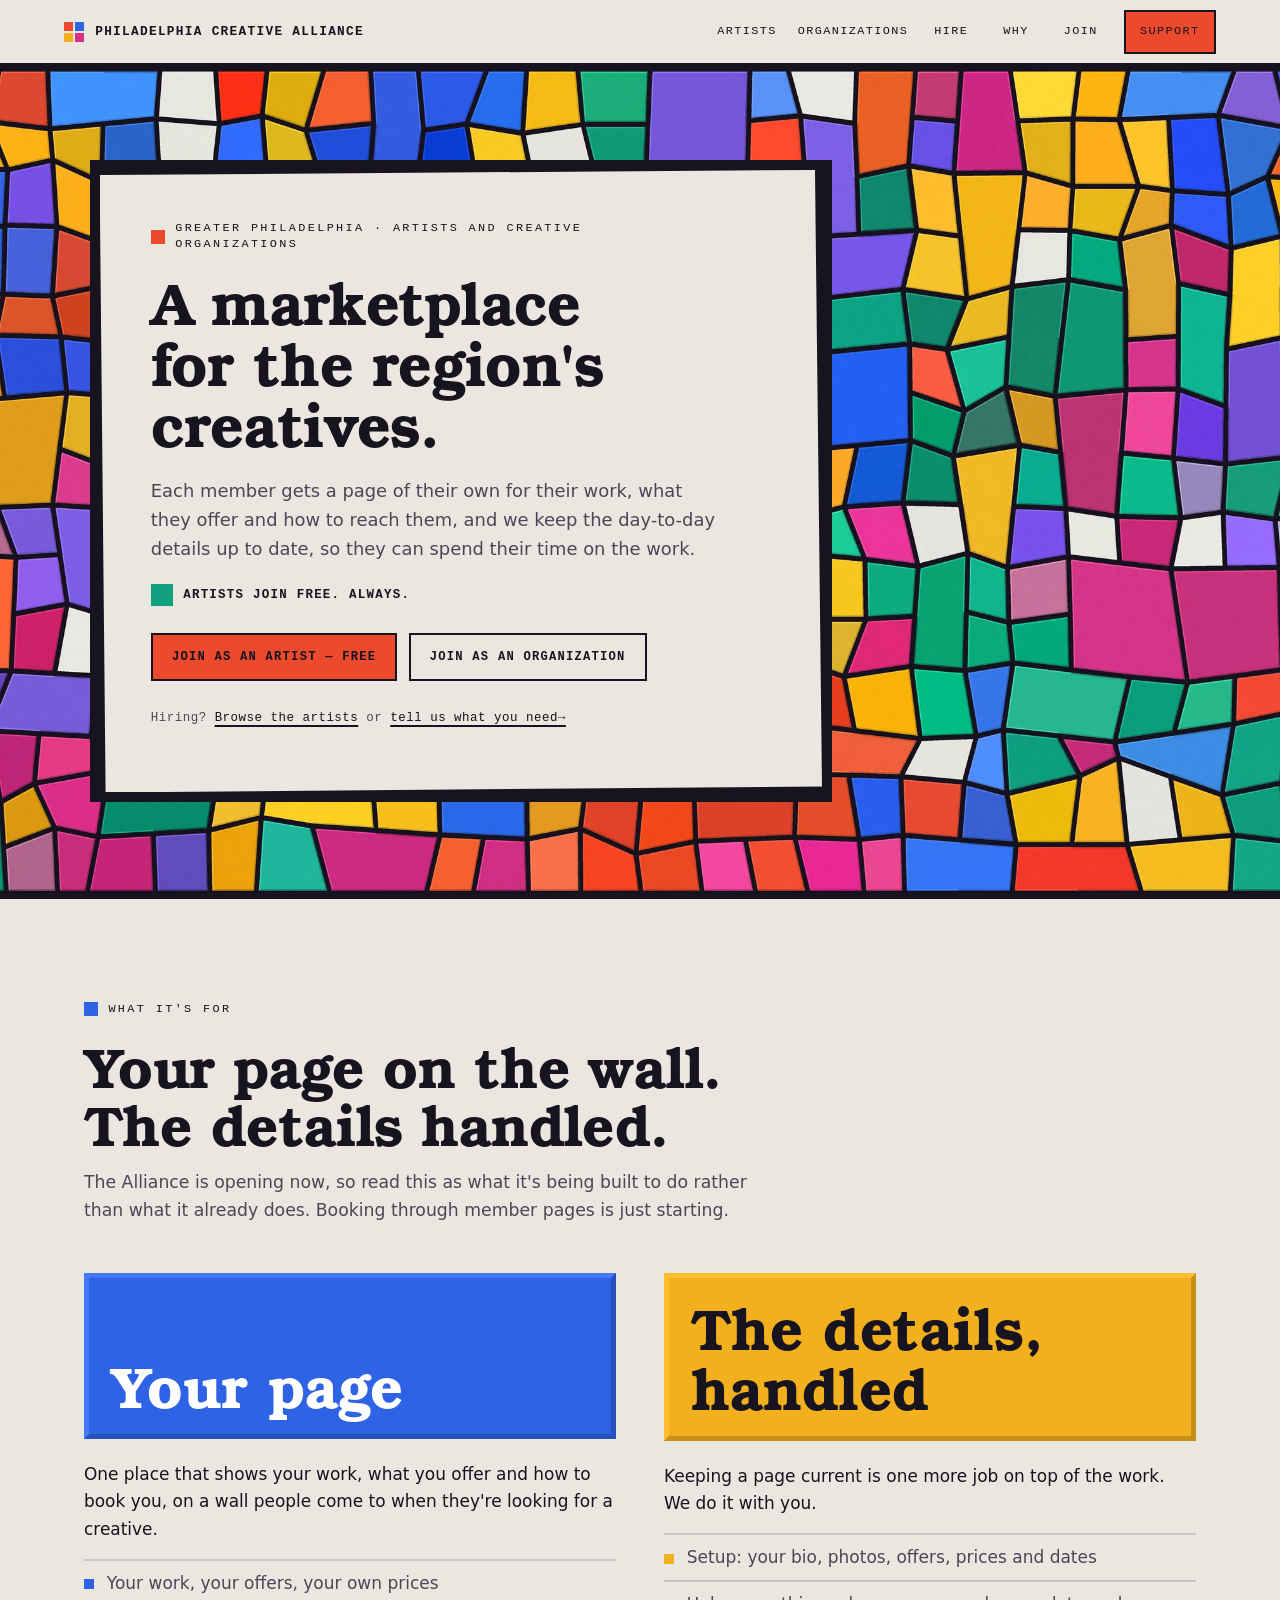
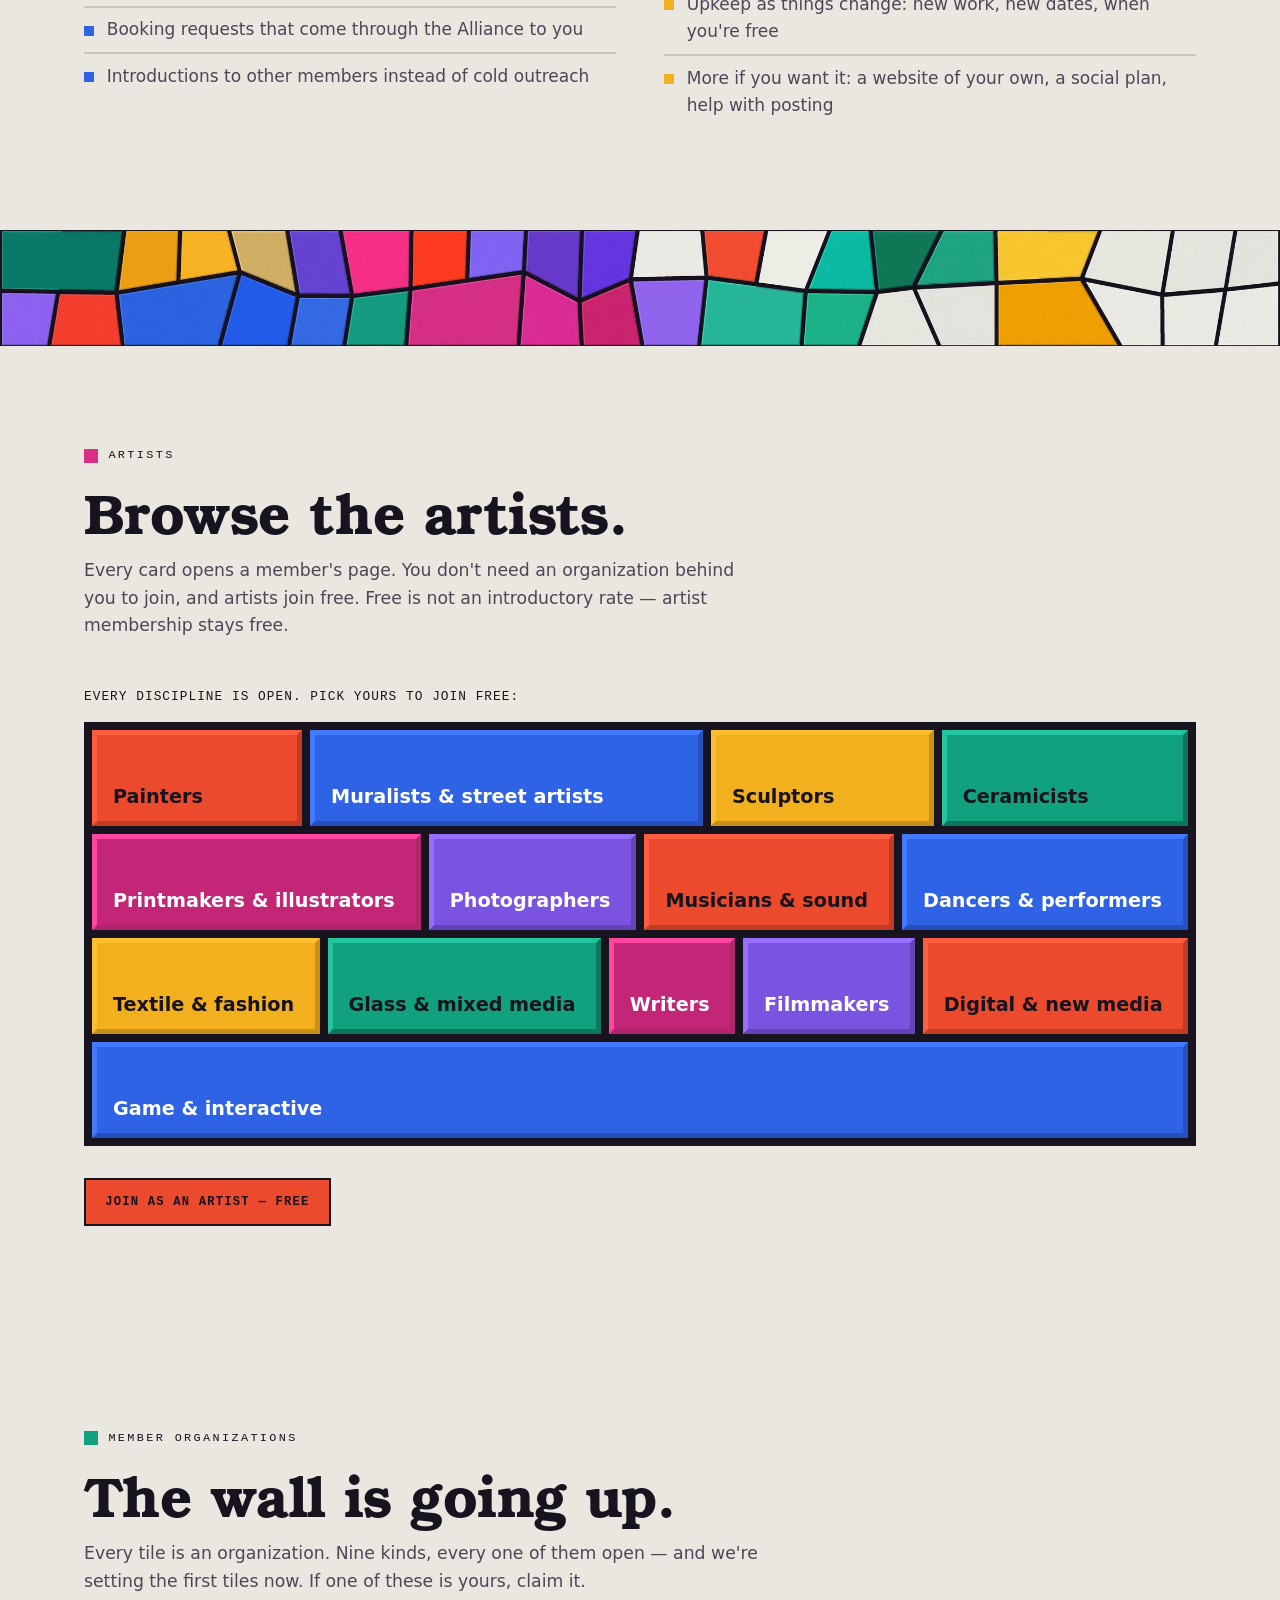
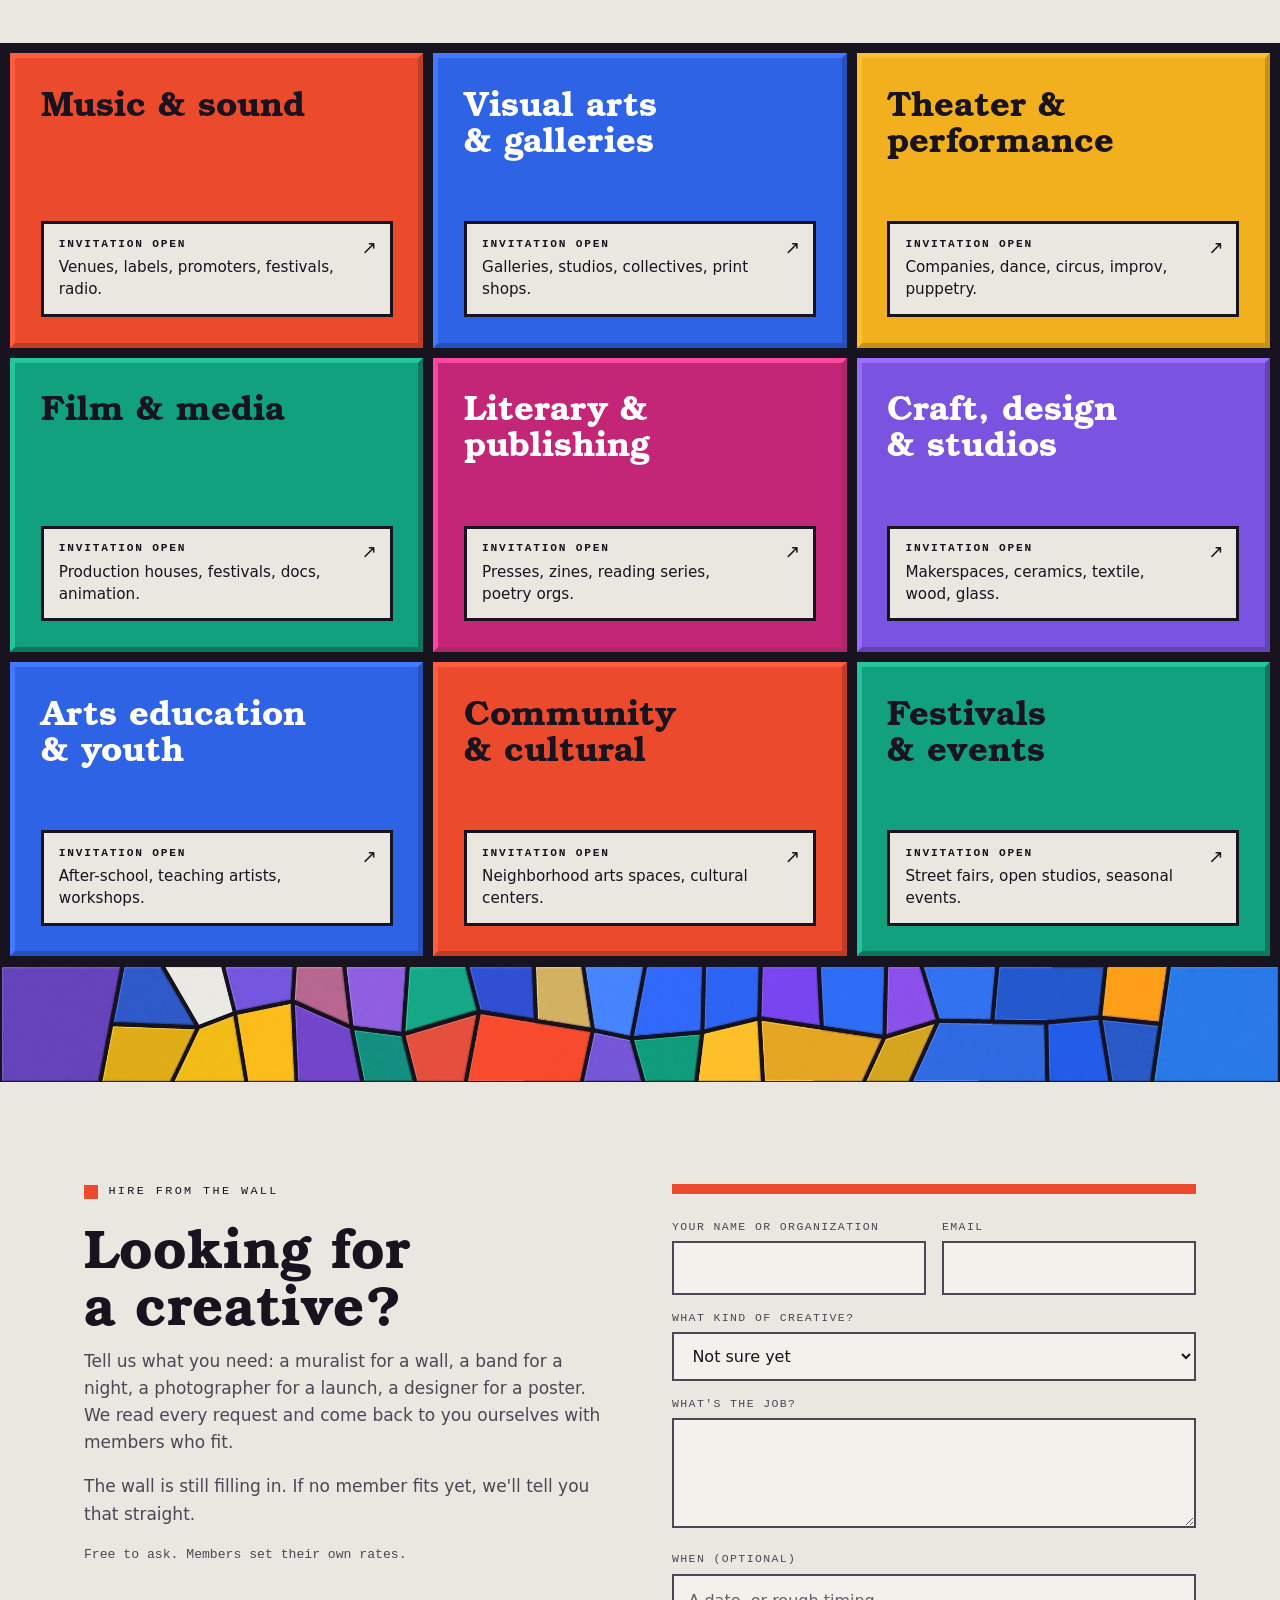
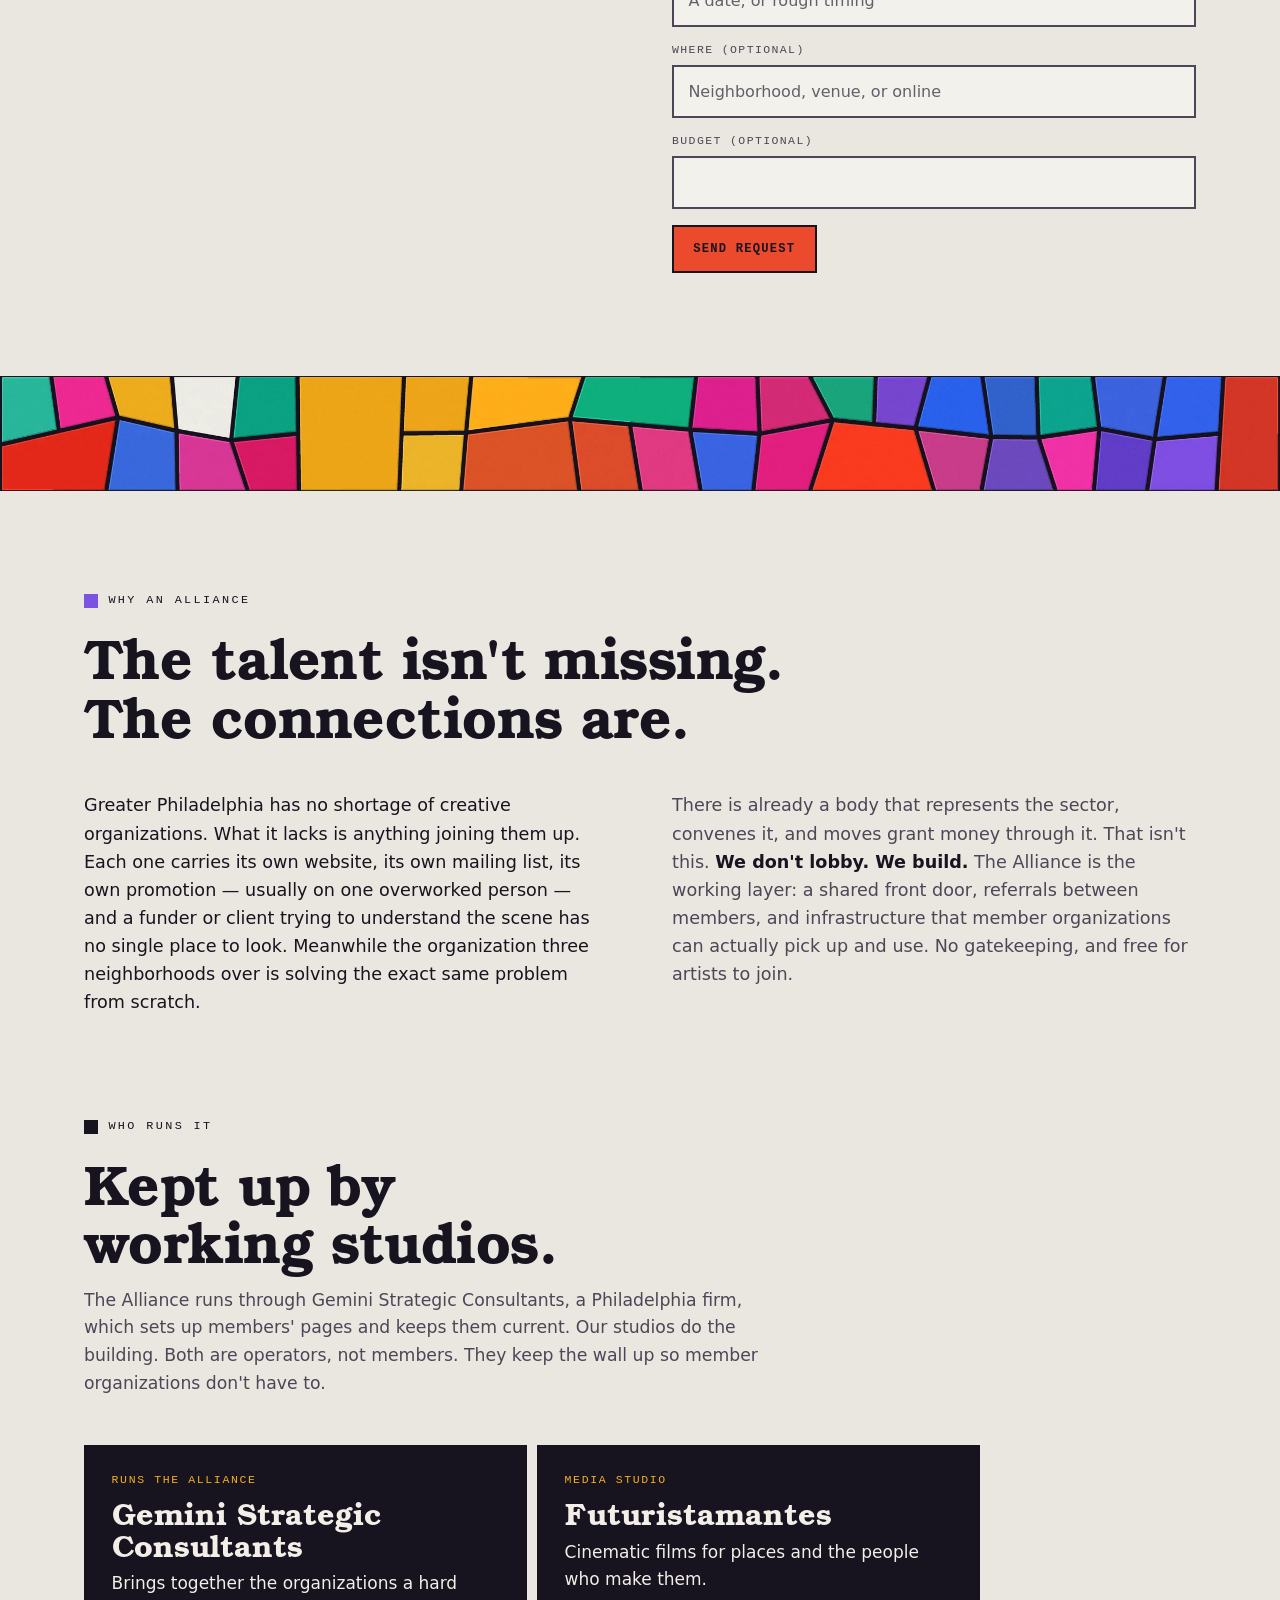
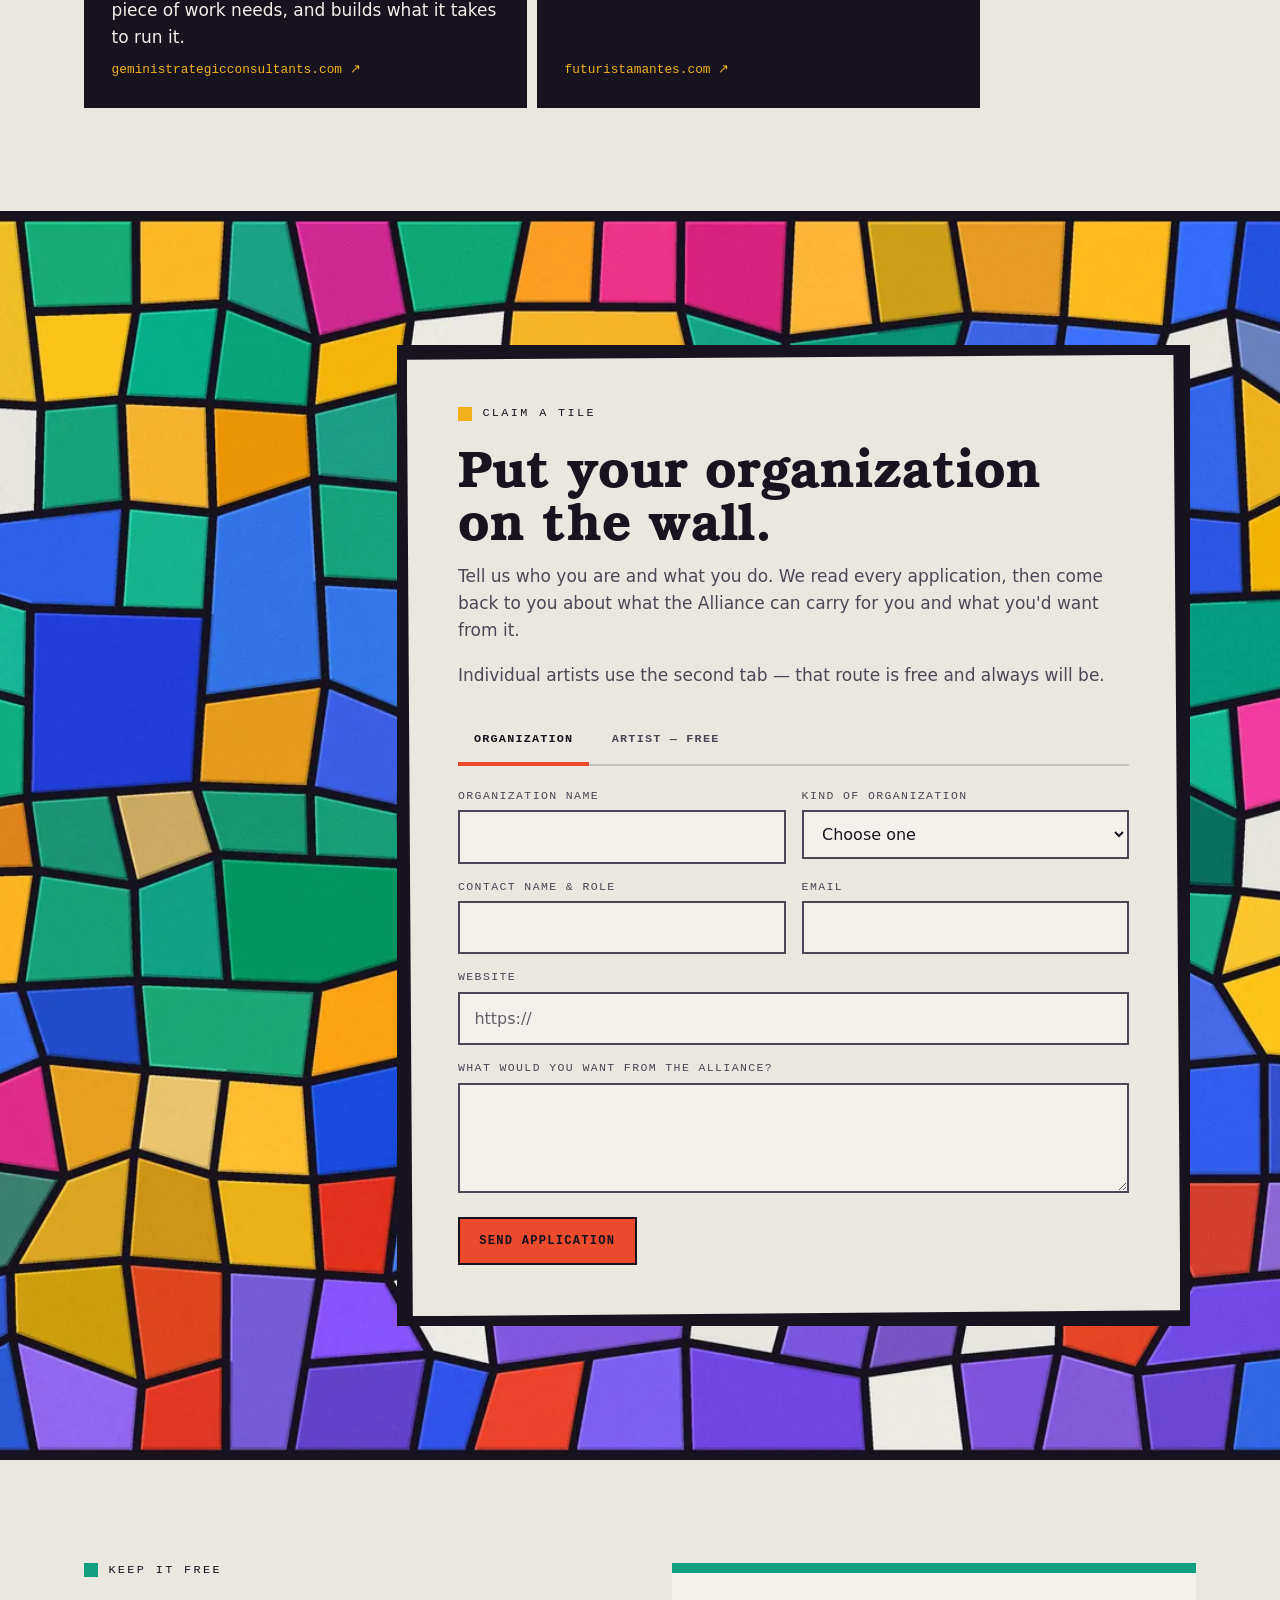
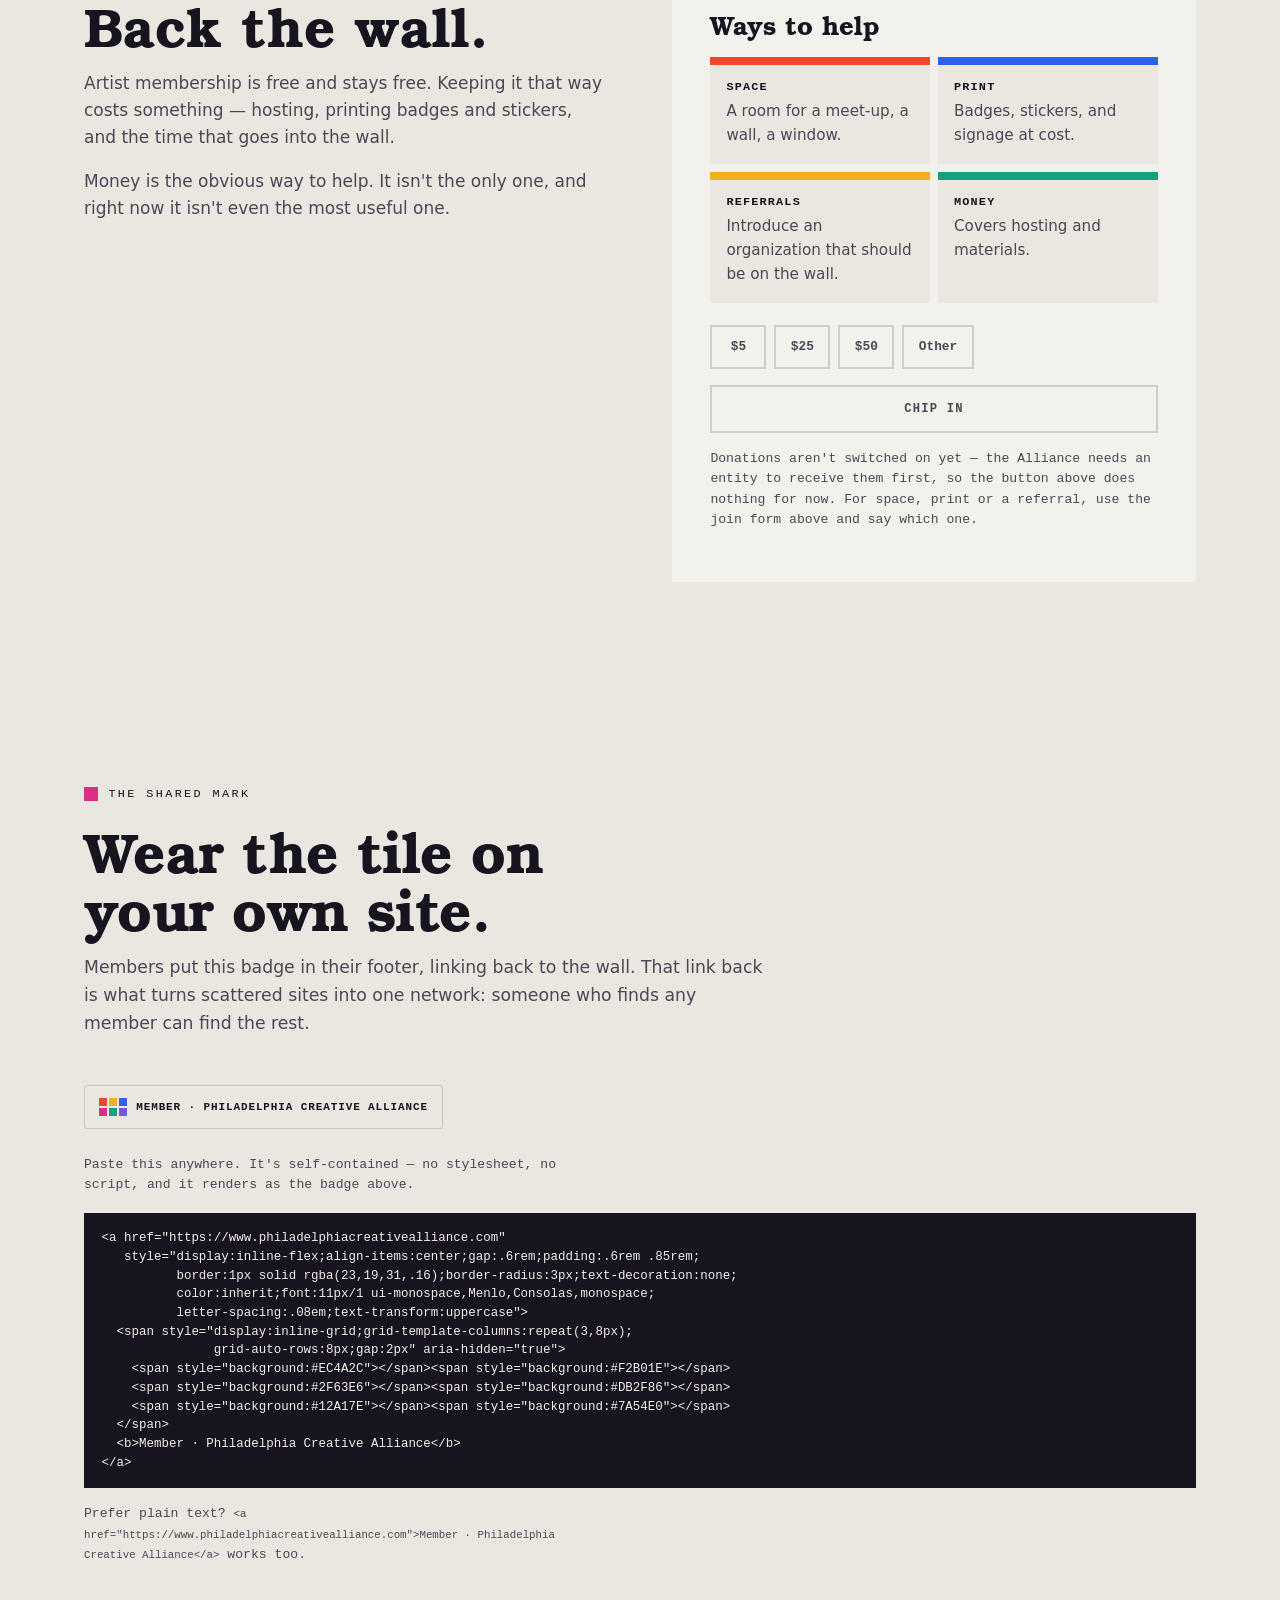
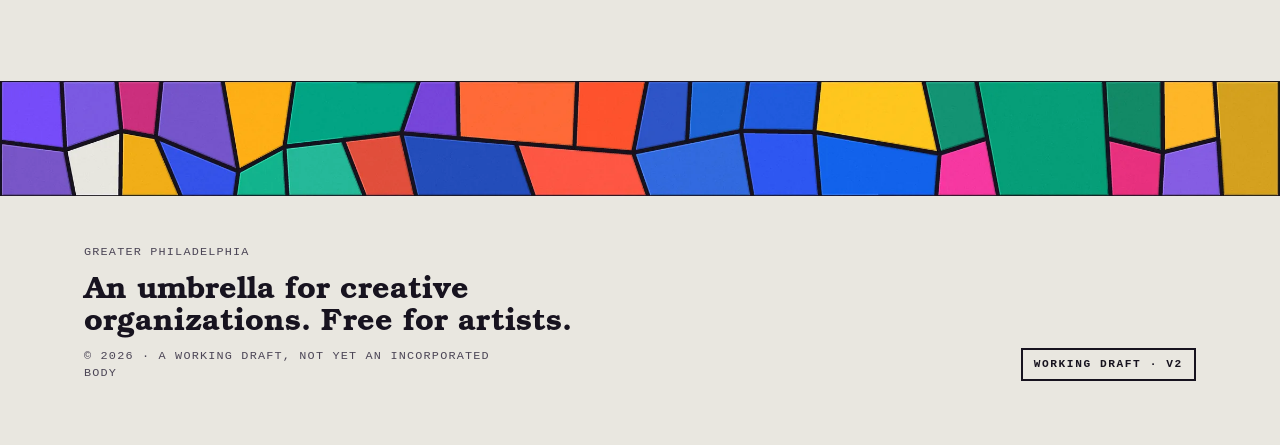
<file: index.html>
<!DOCTYPE html>
<html lang="en">
<head>
<meta charset="utf-8">
<meta name="viewport" content="width=device-width, initial-scale=1">
<meta name="robots" content="noindex, nofollow">
<title>Philadelphia Creative Alliance — a marketplace for the region's creatives</title>
<meta name="description" content="A marketplace for artists and creative organizations across Greater Philadelphia: each member's work, what they offer and how to reach them, with the day-to-day details kept up for them. Booking is just starting. Artists join free.">
<link rel="canonical" href="https://www.philadelphiacreativealliance.com/">
<meta name="theme-color" content="#E9E7E0" media="(prefers-color-scheme: light)">
<meta name="theme-color" content="#141019" media="(prefers-color-scheme: dark)">
<meta property="og:type" content="website">
<meta property="og:site_name" content="Philadelphia Creative Alliance">
<meta property="og:title" content="Philadelphia Creative Alliance">
<meta property="og:description" content="A marketplace for the region's creatives: their work, what they offer and how to reach them. Artists join free.">
<meta property="og:url" content="https://www.philadelphiacreativealliance.com/">
<meta property="og:image" content="https://www.philadelphiacreativealliance.com/og.png">
<meta property="og:image:width" content="1200">
<meta property="og:image:height" content="630">
<meta property="og:image:alt" content="A mosaic of irregular colored tiles set in dark grout, above the words Philadelphia Creative Alliance.">
<meta name="twitter:card" content="summary_large_image">
<meta name="twitter:title" content="Philadelphia Creative Alliance">
<meta name="twitter:description" content="A marketplace for the region's creatives: their work, what they offer and how to reach them.">
<meta name="twitter:image" content="https://www.philadelphiacreativealliance.com/og.png">
<meta name="twitter:image:alt" content="A mosaic of irregular colored tiles set in dark grout, above the words Philadelphia Creative Alliance.">
<link rel="icon" href="data:image/svg+xml,%3Csvg xmlns='http://www.w3.org/2000/svg' viewBox='0 0 32 32'%3E%3Crect width='16' height='16' fill='%23EC4A2C'/%3E%3Crect x='16' width='16' height='16' fill='%232F63E6'/%3E%3Crect y='16' width='16' height='16' fill='%23F2B01E'/%3E%3Crect x='16' y='16' width='16' height='16' fill='%23DB2F86'/%3E%3C/svg%3E">
<link rel="preload" href="fonts/bonum-bold.woff2" as="font" type="font/woff2" crossorigin>
<link rel="preload" href="img/wall-hero-wide.webp" as="image" media="(min-width: 761px)">
<link rel="preload" href="img/wall-hero-tall.webp" as="image" media="(max-width: 760px)">
<style>
  /* Look B, "The wall" (10 Nov 2026). The page is a mosaic wall going up: the
     hero and the join section are full-bleed generated walls (tools/mosaic.py)
     with a plaster "missing tile" cut into them; organizations and disciplines
     are big flat tiles in ink grout; the reading sections stay on plaster. */
  @font-face { font-family: "Bonum PCA"; src: url("fonts/bonum-bold.woff2") format("woff2"); font-weight: 700; font-style: normal; font-display: swap; }
  @font-face { font-family: "Bonum PCA"; src: url("fonts/bonum-italic.woff2") format("woff2"); font-weight: 400; font-style: italic; font-display: swap; }

  :root {
    /* light is the base; dark redefines the page tokens below */
    --ground:   #E9E7E0;   /* plaster: the reading ground */
    --ground-2: #F3F1EB;   /* raised plaster: inputs, cards */
    --text:     #17131F;
    --text-soft:#4C4656;
    --rule:     rgba(23,19,31,.16);
    --grout:    #17131F;   /* the lines between tiles */
    --accent-text: #BD3822; /* vermilion, for small text on the ground: 4.5:1+ */
    --ok-text:  #0A7058;   /* jade, for small text: 4.9:1 */

    /* the six tile hues: the artwork, the same in both themes */
    --t1:#EC4A2C; --t1-lit:#FF5D3F; --t1-sh:#C13C24;   /* vermilion */
    --t2:#2F63E6; --t2-lit:#4379FF; --t2-sh:#2650BB;   /* cobalt    */
    --t3:#F2B01E; --t3-lit:#FFBE2F; --t3-sh:#C79019;   /* marigold  */
    --t4:#12A17E; --t4-lit:#22C59D; --t4-sh:#0D765C;   /* jade      */
    --t5:#DB2F86; --t5-lit:#FF46A3; --t5-sh:#B0266B;   /* fuchsia   */
    --t6:#7A54E0; --t6-lit:#966FFF; --t6-sh:#6244B5;   /* violet    */
    --ink:  #17131F;       /* fixed dark: labels on light tiles and buttons */
    --plaster: #E9E7E0;    /* fixed light: the missing-tile panel */

    --display: "Bonum PCA", "Bookman Old Style", "URW Bookman", Bookman, Georgia, serif;
    --sans: system-ui, -apple-system, "Segoe UI", Roboto, Helvetica, Arial, sans-serif;
    --mono: ui-monospace, "SF Mono", "Cascadia Code", Menlo, Consolas, monospace;

    --gap: 10px;
    --wrap: 1240px;
    --gutter: clamp(16px, 5vw, 64px);
  }
  @media (prefers-color-scheme: dark) {
    :root {
      --ground:#141019; --ground-2:#1D1826; --text:#F3EEE7; --text-soft:#B4AAC2;
      --rule:rgba(243,238,231,.15); --grout:#0B0910; --accent-text:#F5573B; --ok-text:#12A17E;
    }
  }
  :root[data-theme="dark"] {
    --ground:#141019; --ground-2:#1D1826; --text:#F3EEE7; --text-soft:#B4AAC2;
    --rule:rgba(243,238,231,.15); --grout:#0B0910; --accent-text:#F5573B; --ok-text:#12A17E;
  }
  :root[data-theme="light"] {
    --ground:#E9E7E0; --ground-2:#F3F1EB; --text:#17131F; --text-soft:#4C4656;
    --rule:rgba(23,19,31,.16); --grout:#17131F; --accent-text:#BD3822; --ok-text:#0A7058;
  }

  * { box-sizing: border-box; }
  @media (prefers-reduced-motion: no-preference) { html { scroll-behavior: smooth; } }
  body { margin: 0; background: var(--ground); color: var(--text); font: 17px/1.6 var(--sans); -webkit-font-smoothing: antialiased; overflow-wrap: break-word; }
  img { display: block; max-width: 100%; }
  a { color: inherit; }
  h1, h2, h3 { font-family: var(--display); font-weight: 700; line-height: 1.04; margin: 0; text-wrap: balance; }
  p { max-width: 62ch; }
  .wrap { max-width: var(--wrap); margin-inline: auto; padding-inline: var(--gutter); }
  :focus-visible { outline: 3px solid var(--text); outline-offset: 3px; }
  section[id] { scroll-margin-top: 72px; }

  .skip { position: absolute; left: -9999px; top: 0; z-index: 100; min-height: 44px; display: inline-flex; align-items: center; background: var(--t1); color: var(--ink); font: 700 .75rem/1 var(--mono); letter-spacing: .08em; text-transform: uppercase; padding: .7rem 1rem; text-decoration: none; }
  .skip:focus { left: 12px; top: 12px; }
  .noscript-note { background: var(--t1); color: var(--ink); padding: 1rem var(--gutter); font-size: .92rem; }
  .noscript-note a { color: inherit; }

  /* eyebrow: mono label led by one tessera in the section's hue */
  .eyebrow { display: flex; align-items: center; gap: .65rem; font: .74rem/1.3 var(--mono); letter-spacing: .2em; text-transform: uppercase; color: var(--text); margin: 0 0 1.1rem; }
  .eyebrow::before { content: ""; flex: none; width: 14px; height: 14px; background: var(--sq, var(--t1)); }
  .sq1 { --sq: var(--t1); } .sq2 { --sq: var(--t2); } .sq3 { --sq: var(--t3); }
  .sq4 { --sq: var(--t4); } .sq5 { --sq: var(--t5); } .sq6 { --sq: var(--t6); } .sq0 { --sq: var(--text); }

  /* ---------- header: the top course of grout ---------- */
  .top { position: sticky; top: 0; z-index: 40; display: flex; align-items: center; justify-content: space-between; gap: 1rem; padding: .6rem var(--gutter); background: var(--ground); border-bottom: 6px solid var(--grout); }
  .brand { display: flex; align-items: center; gap: .7rem; min-height: 44px; min-width: 0; font: 700 .8rem/1.25 var(--mono); letter-spacing: .1em; text-transform: uppercase; text-decoration: none; }
  .chips { display: inline-grid; grid-template-columns: repeat(2, 9px); grid-auto-rows: 9px; gap: 2px; flex: none; }
  .chips i { display: block; }
  .chips i:nth-child(1){background:var(--t1)} .chips i:nth-child(2){background:var(--t2)}
  .chips i:nth-child(3){background:var(--t3)} .chips i:nth-child(4){background:var(--t5)}
  .nav { display: flex; align-items: center; gap: 1.3rem; }
  .nav a { display: inline-flex; align-items: center; justify-content: center; min-height: 44px; min-width: 44px; font: .74rem/1 var(--mono); letter-spacing: .12em; text-transform: uppercase; text-decoration: none; color: var(--text); }
  .nav a:not(.btn):hover { text-decoration: underline; text-underline-offset: .35em; text-decoration-thickness: 2px; }
  @media (max-width: 900px) { .nav a.hide-sm { display: none; } }
  @media (max-width: 620px) { .brand { font-size: .68rem; } .nav { gap: .8rem; } }

  /* ---------- buttons: rectangles, never pills ---------- */
  .btn { display: inline-flex; align-items: center; justify-content: center; gap: .5rem; min-height: 48px; padding: .75rem 1.2rem; font: 700 .76rem/1.2 var(--mono); letter-spacing: .1em; text-transform: uppercase; text-decoration: none; border: 2px solid var(--text); background: transparent; color: var(--text); cursor: pointer; }
  .btn.solid { background: var(--t1); color: var(--ink); }
  .btn:hover { background: var(--text); color: var(--ground); }
  .nav .btn { min-height: 44px; padding: .55rem .9rem; }
  /* An inert control has to look inert, or "Chip in" reads like a working button. */
  .btn:disabled, .btn[aria-disabled="true"] { background: transparent; color: var(--text-soft); border-color: var(--rule); cursor: not-allowed; }
  .btn:disabled:hover, .btn[aria-disabled="true"]:hover { background: transparent; color: var(--text-soft); }

  /* ---------- the socket: a missing tile cut into the wall ---------- */
  .socket { background: var(--ink); padding: var(--gap); }
  /* bare plaster in both themes: a piece of the wall, not page chrome */
  .panel {
    --ground:#E9E7E0; --ground-2:#F3F1EB; --text:#17131F; --text-soft:#4C4656;
    --rule:rgba(23,19,31,.16); --accent-text:#BD3822; --ok-text:#0A7058;
    background: var(--plaster); color: var(--text);
    padding: clamp(1.6rem, 4vw, 3.4rem);
    /* hand-cut, not machine-square: the corners sit a few px off true */
    clip-path: polygon(0 5px, calc(100% - 7px) 0, 100% calc(100% - 6px), 6px 100%);
  }

  /* ---------- hero ---------- */
  .hero { min-height: calc(100svh - 70px); border-bottom: 6px solid var(--grout); display: grid; align-items: center; padding: clamp(48px, 9vh, 110px) 0; background: var(--ink) url("img/wall-hero-wide.webp") center / cover no-repeat; }
  .hero .socket { width: min(780px, 58vw); margin-left: clamp(16px, 7vw, 120px); }
  .hero h1 { font-size: clamp(2.35rem, 4.6vw, 4.25rem); letter-spacing: -.012em; }
  .hero .lede { font-size: 1.12rem; color: var(--text-soft); margin: 1.5rem 0 1.3rem; max-width: 50ch; }
  .free { display: flex; align-items: center; gap: .65rem; font: 700 .78rem/1.3 var(--mono); letter-spacing: .1em; text-transform: uppercase; margin: 0 0 1.7rem; }
  .free::before { content: ""; width: 22px; height: 22px; flex: none; background: var(--t4); }
  .doors { display: flex; flex-wrap: wrap; gap: .7rem; }
  .hire-door { font: .78rem/1.4 var(--mono); letter-spacing: .04em; color: var(--text-soft); margin: 1rem 0 0; }
  .hire-door a { color: var(--text); display: inline-flex; align-items: center; min-height: 44px; text-underline-offset: .3em; text-decoration-thickness: 2px; }
  @media (max-width: 760px) {
    .hero { background-image: url("img/wall-hero-tall.webp"); align-items: start; padding: 30vh 16px 64px; min-height: 0; }
    .hero .socket { width: 100%; margin: 0; }
  }

  /* ---------- mosaic bands between sections ---------- */
  .band { height: clamp(78px, 9vw, 132px); background: var(--ink) center / cover no-repeat; }
  .band-up { background-image: url("img/band-up.webp"); }
  .band-1 { background-image: url("img/band-1.webp"); }
  .band-2 { background-image: url("img/band-2.webp"); }
  .band-foot { background-image: url("img/band-foot.webp"); }

  /* ---------- reading sections on plaster ---------- */
  main > section { padding: clamp(3.5rem, 8vw, 6.5rem) 0; }
  main > section.flush-bottom { padding-bottom: 0; }
  main > section.flush-top { padding-top: 0; }
  .sec-head { max-width: 46rem; margin-bottom: clamp(2rem, 4vw, 3rem); }
  .sec-head h2 { font-size: clamp(2.1rem, 4.4vw, 3.6rem); letter-spacing: -.01em; }
  .sec-head p:not(.eyebrow) { color: var(--text-soft); font-size: 1.08rem; margin: 1.1rem 0 0; }
  .soft { color: var(--text-soft); }

  /* a flat tile: one big tessera with the generator's bevel */
  .tile { border: 5px solid; border-color: var(--lit) var(--sh) var(--sh) var(--lit); background: var(--bg); color: var(--fg); }
  .h1t { --bg:var(--t1); --lit:var(--t1-lit); --sh:var(--t1-sh); --fg:var(--ink); }
  .h2t { --bg:var(--t2); --lit:var(--t2-lit); --sh:var(--t2-sh); --fg:#FFFFFF; }
  .h3t { --bg:var(--t3); --lit:var(--t3-lit); --sh:var(--t3-sh); --fg:var(--ink); }
  .h4t { --bg:var(--t4); --lit:var(--t4-lit); --sh:var(--t4-sh); --fg:var(--ink); }
  /* fuchsia's deeper shade: white on #DB2F86 is 4.41, under AA for small text; on #C42677 it is 5.40 */
  .h5t { --bg:#C42677; --lit:var(--t5-lit); --sh:var(--t5-sh); --fg:#FFFFFF; }
  .h6t { --bg:var(--t6); --lit:var(--t6-lit); --sh:var(--t6-sh); --fg:#FFFFFF; }
  a.tile:focus-visible { outline: 4px solid var(--fg); outline-offset: -12px; }

  /* ---------- what it's for ---------- */
  .pillars { display: grid; grid-template-columns: 1fr 1fr; gap: clamp(1.5rem, 4vw, 3rem); }
  @media (max-width: 820px) { .pillars { grid-template-columns: 1fr; } }
  .pillar .cap { font-size: clamp(2.4rem, 5vw, 3.6rem); min-height: clamp(120px, 13vw, 170px); display: flex; align-items: flex-end; padding: 1.2rem 1.4rem; }
  .pillar p { margin: 1.4rem 0 0; font-size: 1.06rem; }
  .pillar ul { list-style: none; margin: 1rem 0 0; padding: 0; color: var(--text-soft); }
  .pillar li { display: flex; gap: .8rem; padding: .55rem 0; border-top: 2px solid var(--rule); }
  .pillar li::before { content: ""; flex: none; width: 10px; height: 10px; margin-top: .55em; background: var(--dot); }
  .dot2 { --dot: var(--t2); } .dot3 { --dot: var(--t3); }

  /* ---------- the organization wall: full-bleed grout grid ---------- */
  .orgwall { display: grid; grid-template-columns: repeat(3, 1fr); gap: var(--gap); padding: var(--gap); background: var(--grout); list-style: none; margin: 0; }
  .orgwall li { display: flex; }
  .otile { flex: 1; min-height: clamp(250px, 23vw, 330px); display: flex; flex-direction: column; justify-content: space-between; gap: 1.4rem; padding: clamp(1.1rem, 2vw, 1.6rem); text-decoration: none; }
  .otile h3 { font-size: clamp(1.75rem, 2.7vw, 2.5rem); max-width: 12ch; }
  .plate { position: relative; display: block; background: var(--plaster); color: var(--ink); border: 3px solid var(--ink); padding: .8rem 3.2rem .85rem .95rem; }
  .plate .k { display: block; font: 700 .7rem/1.3 var(--mono); letter-spacing: .16em; text-transform: uppercase; }
  .plate .role { display: block; font-size: .95rem; line-height: 1.45; margin-top: .3rem; }
  .plate .arrow { position: absolute; top: .55rem; right: .8rem; font-size: 1.15rem; }
  .otile:hover .plate { background: var(--ink); color: var(--plaster); }
  @media (max-width: 980px) { .orgwall { grid-template-columns: 1fr 1fr; } .orgwall li:last-child:nth-child(odd) { grid-column: 1 / -1; } }
  @media (max-width: 600px) { .orgwall { grid-template-columns: 1fr; --gap: 8px; } .otile { min-height: 0; gap: 1.8rem; } }

  /* ---------- artists ---------- */
  .disc { display: flex; flex-wrap: wrap; gap: 8px; padding: 8px; background: var(--grout); list-style: none; margin: 0; }
  .disc li { flex: 1 1 auto; display: flex; }
  /* 19.2px bold = WCAG large text */
  .disc a { flex: 1; min-height: 96px; display: flex; align-items: flex-end; padding: .8rem 1rem; font: 700 1.2rem/1.15 var(--sans); text-decoration: none; }
  .disc a:hover { text-decoration: underline; text-decoration-thickness: 2px; text-underline-offset: .2em; }
  @media (max-width: 600px) { .disc li { flex: 1 1 calc(50% - 8px); } .disc a { min-height: 84px; } }
  .roster { display: grid; grid-template-columns: repeat(auto-fit, minmax(min(100%, 300px), 1fr)); gap: var(--gap); padding: var(--gap); background: var(--grout); list-style: none; margin: var(--gap) 0 0; }
  .roster:empty { display: none; }
  .disc-lede { margin: 2.2rem 0 1rem; font: .8rem/1.4 var(--mono); letter-spacing: .08em; text-transform: uppercase; }
  .roster li { display: flex; }
  .acard { flex: 1; display: flex; flex-direction: column; text-decoration: none; }
  .acard img { width: 100%; height: auto; aspect-ratio: 16 / 10; object-fit: cover; }
  .acard .who { display: flex; flex-direction: column; gap: .35rem; padding: 1.1rem 1.3rem 1.3rem; }
  .acard .n { font: 700 clamp(1.7rem, 3vw, 2.4rem)/1.05 var(--display); }
  .acard .d { font: 700 .76rem/1.4 var(--mono); letter-spacing: .12em; text-transform: uppercase; }
  .acard:hover .n { text-decoration: underline; text-decoration-thickness: 3px; text-underline-offset: .15em; }
  .after { margin: 2rem 0 0; }

  /* ---------- two-column sections ---------- */
  .split { display: grid; grid-template-columns: 1fr 1fr; gap: clamp(2rem, 5vw, 4.5rem); align-items: start; }
  @media (max-width: 820px) { .split { grid-template-columns: 1fr; } }
  .split h2 { font-size: clamp(2.1rem, 4.4vw, 3.4rem); }
  .note { font: .82rem/1.55 var(--mono); color: var(--text-soft); }
  .why .split p { font-size: 1.1rem; margin: 0; }
  .why strong { color: var(--text); }

  /* ---------- forms ---------- */
  form { display: grid; gap: 1rem; }
  label { display: block; font: .72rem/1.3 var(--mono); letter-spacing: .12em; text-transform: uppercase; color: var(--text-soft); margin-bottom: .4rem; }
  input, select, textarea { width: 100%; min-height: 48px; padding: .75rem .9rem; font: inherit; font-size: 1rem; background: var(--ground-2); color: var(--text); border: 2px solid var(--text-soft); border-radius: 0; }
  textarea { min-height: 110px; resize: vertical; }
  ::placeholder { color: var(--text-soft); opacity: .85; }
  .row { display: grid; grid-template-columns: repeat(2, minmax(0, 1fr)); gap: 1rem; }
  @media (max-width: 560px) { .row { grid-template-columns: 1fr; } }
  .form-frame { border-top: 10px solid var(--t1); padding-top: 1.6rem; }
  .form-ok { font: .82rem/1.5 var(--mono); color: var(--ok-text); margin: 0; }
  .form-err { font: .82rem/1.5 var(--mono); color: var(--accent-text); margin: 0; }
  .hp { position: absolute; left: -9999px; }
  form .btn { justify-self: start; }

  /* ---------- who runs it: the operators are the grout ---------- */
  .founders { display: grid; grid-template-columns: 1fr 1fr; gap: var(--gap); max-width: 56rem; }
  @media (max-width: 600px) { .founders { grid-template-columns: 1fr; } }
  .studio { display: flex; flex-direction: column; gap: .6rem; padding: 1.6rem 1.6rem 1.7rem; min-height: 230px; background: var(--ink); color: #F3EEE7; text-decoration: none; border: 2px solid var(--rule); }
  .studio .k { font: .72rem/1.3 var(--mono); letter-spacing: .14em; text-transform: uppercase; color: var(--t3); }
  .studio h3 { font-size: clamp(1.5rem, 2.4vw, 1.9rem); }
  .studio .link { margin-top: auto; font: .8rem/1.4 var(--mono); color: var(--t3); }
  .studio:hover .link { text-decoration: underline; text-underline-offset: .3em; }
  .studio:focus-visible { outline: 3px solid var(--t3); outline-offset: -9px; }

  /* ---------- claim a tile: the hero's socket, mirrored, holding the join forms ---------- */
  .claim { display: grid; justify-items: end; padding: clamp(72px, 10vw, 140px) 0; background: var(--ink) url("img/wall-join-wide.webp") center / cover no-repeat; border-block: 6px solid var(--grout); }
  .claim .socket { width: min(820px, 62vw); margin-right: clamp(16px, 7vw, 120px); }
  .claim h2 { font-size: clamp(2.1rem, 4vw, 3.3rem); }
  .claim .panel > p:not(.eyebrow) { color: var(--text-soft); margin: 1.1rem 0 0; }
  .tabs { display: flex; gap: .4rem; margin: 1.8rem 0 1.4rem; border-bottom: 2px solid var(--rule); }
  .tabs button { min-height: 48px; font: 700 .74rem/1 var(--mono); letter-spacing: .1em; text-transform: uppercase; padding: .75rem 1rem; background: transparent; border: 0; border-bottom: 4px solid transparent; color: var(--text-soft); cursor: pointer; margin-bottom: -2px; }
  .tabs button[aria-selected="true"] { color: var(--text); border-bottom-color: var(--t1); }
  .tabs button:hover { color: var(--text); }
  @media (max-width: 760px) {
    .claim { background-image: url("img/wall-join-tall.webp"); padding: 18vh 16px; justify-items: stretch; }
    .claim .socket { width: 100%; margin: 0; }
  }

  /* ---------- support ---------- */
  .support-card { background: var(--ground-2); border-top: 10px solid var(--t4); padding: clamp(1.6rem, 4vw, 2.4rem); }
  .support-card h3 { font-size: 1.6rem; }
  .ways { list-style: none; padding: 0; margin: 1.2rem 0 0; display: grid; grid-template-columns: 1fr 1fr; gap: 8px; }
  .ways li { background: var(--ground); padding: .9rem 1rem 1rem; font-size: .95rem; color: var(--text-soft); border-top: 8px solid var(--c); }
  .ways b { display: block; color: var(--text); font: 700 .74rem/1.4 var(--mono); letter-spacing: .1em; text-transform: uppercase; margin-bottom: .2rem; }
  .c1 { --c: var(--t1); } .c2 { --c: var(--t2); } .c3 { --c: var(--t3); } .c4 { --c: var(--t4); }
  @media (max-width: 420px) { .ways { grid-template-columns: 1fr; } }
  .amount-row { display: flex; gap: .5rem; flex-wrap: wrap; margin: 1.4rem 0 1rem; }
  .amount { min-height: 44px; min-width: 56px; font: 700 .8rem/1 var(--mono); padding: .55rem .9rem; border: 2px solid var(--text); cursor: pointer; background: transparent; color: var(--text); }
  .amount[aria-pressed="true"] { background: var(--text); color: var(--ground); }
  .amount:disabled { cursor: not-allowed; border-color: var(--rule); color: var(--text-soft); background: transparent; }
  #donate { width: 100%; }

  /* ---------- badge ---------- */
  /* The demo must look like what the embed code below renders (the note says so),
     so it keeps the embed's own measurements rather than the wall's. */
  .badge-demo { display: inline-flex; align-items: center; gap: .6rem; min-height: 44px; padding: .6rem .85rem; border: 1px solid var(--rule); border-radius: 3px; text-decoration: none; color: inherit; }
  .badge-demo .bchips { display: inline-grid; grid-template-columns: repeat(3, 8px); grid-auto-rows: 8px; gap: 2px; }
  .badge-demo .bchips i { display: block; width: 8px; height: 8px; }
  .badge-demo .bchips i:nth-child(1){background:var(--t1)} .badge-demo .bchips i:nth-child(2){background:var(--t3)} .badge-demo .bchips i:nth-child(3){background:var(--t2)}
  .badge-demo .bchips i:nth-child(4){background:var(--t5)} .badge-demo .bchips i:nth-child(5){background:var(--t4)} .badge-demo .bchips i:nth-child(6){background:var(--t6)}
  .badge-demo b { font: 700 11px/1 var(--mono); letter-spacing: .08em; text-transform: uppercase; }
  pre { overflow-x: auto; max-width: 100%; background: var(--ink); color: #F3EEE7; padding: 1rem 1.1rem; font: .78rem/1.5 var(--mono); margin: 1.1rem 0 0; }
  pre:focus-visible { outline: 3px solid var(--t3); }
  /* long URLs in inline code must wrap, or they push the page sideways on a phone */
  code { font-family: var(--mono); font-size: .82em; overflow-wrap: anywhere; word-break: break-word; }

  /* ---------- footer ---------- */
  footer { padding: 3rem 0 4rem; }
  .foot { display: flex; justify-content: space-between; gap: 1.5rem; flex-wrap: wrap; align-items: flex-end; }
  .foot .k { font: .74rem/1.4 var(--mono); letter-spacing: .1em; text-transform: uppercase; color: var(--text-soft); margin: 0 0 .6rem; }
  .foot h3 { font-size: clamp(1.4rem, 2.6vw, 1.9rem); max-width: 26ch; }
  .foot .k.end { margin: .9rem 0 0; }
  .draft-tag { font: 700 .7rem/1 var(--mono); letter-spacing: .14em; text-transform: uppercase; border: 2px solid var(--text); padding: .55rem .7rem; }
</style>
</head>
<body>

<a class="skip" href="#top">Skip to content</a>

<noscript>
  <div class="noscript-note">
    <b>JavaScript is off.</b> The member wall and the join forms need it. To reach us directly,
    email <a href="mailto:contact@iswain.dev">contact@iswain.dev</a> with who you are, what you
    make or run, and a link to your site.
  </div>
</noscript>

<header class="top">
  <a class="brand" href="#top">
    <span class="chips" aria-hidden="true"><i></i><i></i><i></i><i></i></span>
    <span>Philadelphia Creative Alliance</span>
  </a>
  <nav class="nav" aria-label="Primary">
    <a class="hide-sm" href="#artists">Artists</a>
    <a class="hide-sm" href="#organisations">Organizations</a>
    <a class="hide-sm" href="#hire">Hire</a>
    <a class="hide-sm" href="#why">Why</a>
    <a href="#join">Join</a>
    <a class="btn solid" href="#support">Support</a>
  </nav>
</header>

<main id="top">
  <section class="hero" aria-labelledby="hero-h">
    <div class="socket">
      <div class="panel">
        <p class="eyebrow sq1">Greater Philadelphia · Artists and creative organizations</p>
        <h1 id="hero-h">A marketplace for the region's creatives.</h1>
        <p class="lede">Each member gets a page of their own for their work, what they offer and how to reach them, and we keep the day-to-day details up to date, so they can spend their time on the work.</p>
        <p class="free">Artists join free. Always.</p>
        <div class="doors">
          <a class="btn solid" href="#join-artist">Join as an artist — free</a>
          <a class="btn" href="#join">Join as an organization</a>
        </div>
        <p class="hire-door">Hiring? <a href="#artists">Browse the artists</a> or <a href="#hire">tell us what you need <span aria-hidden="true">→</span></a></p>
      </div>
    </div>
  </section>

  <section id="what" aria-labelledby="what-h">
    <div class="wrap">
      <div class="sec-head">
        <p class="eyebrow sq2">What it's for</p>
        <h2 id="what-h">Your page on the wall. The details handled.</h2>
        <p>The Alliance is opening now, so read this as what it's being built to do rather than what it already does. Booking through member pages is just starting.</p>
      </div>
      <div class="pillars">
        <div class="pillar dot2">
          <h3 class="cap tile h2t">Your page</h3>
          <p>One place that shows your work, what you offer and how to book you, on a wall people come to when they're looking for a creative.</p>
          <ul>
            <li>Your work, your offers, your own prices</li>
            <li>Booking requests that come through the Alliance to you</li>
            <li>Introductions to other members instead of cold outreach</li>
          </ul>
        </div>
        <div class="pillar dot3">
          <h3 class="cap tile h3t">The details, handled</h3>
          <p>Keeping a page current is one more job on top of the work. We do it with you.</p>
          <ul>
            <li>Setup: your bio, photos, offers, prices and dates</li>
            <li>Upkeep as things change: new work, new dates, when you're free</li>
            <li>More if you want it: a website of your own, a social plan, help with posting</li>
          </ul>
        </div>
      </div>
    </div>
  </section>

  <div class="band band-up" aria-hidden="true"></div>

  <section id="artists" aria-labelledby="artists-h">
    <div class="wrap">
      <div class="sec-head">
        <p class="eyebrow sq5">Artists</p>
        <h2 id="artists-h">Browse the artists.</h2>
        <p>Every card opens a member's page. You don't need an organization behind you to join, and artists join free. Free is not an introductory rate — artist membership stays free.</p>
      </div>
      <ul class="roster" id="roster"></ul>
      <p class="disc-lede" id="disc-lede" hidden>Every discipline is open. Pick yours to join free:</p>
      <ul class="disc" id="disciplines"></ul>
      <p class="after"><a class="btn solid" href="#join-artist">Join as an artist — free</a></p>
    </div>
  </section>

  <section id="organisations" class="flush-bottom" aria-labelledby="orgs-h">
    <div class="wrap">
      <div class="sec-head">
        <p class="eyebrow sq4">Member organizations</p>
        <h2 id="orgs-h">The wall is going up.</h2>
        <p>Every tile is an organization. Nine kinds, every one of them open — and we're setting the first tiles now. If one of these is yours, claim it.</p>
      </div>
    </div>
    <ul class="orgwall" id="orgwall"></ul>
  </section>

  <div class="band band-1" aria-hidden="true"></div>

  <section id="hire" aria-labelledby="hire-h">
    <div class="wrap split">
      <div>
        <p class="eyebrow sq1">Hire from the wall</p>
        <h2 id="hire-h">Looking for a creative?</h2>
        <p class="soft" style="margin-top:1.1rem">Tell us what you need: a muralist for a wall, a band for a night, a photographer for a launch, a designer for a poster. We read every request and come back to you ourselves with members who fit.</p>
        <p class="soft">The wall is still filling in. If no member fits yet, we'll tell you that straight.</p>
        <p class="note">Free to ask. Members set their own rates.</p>
      </div>
      <div class="form-frame">
        <form id="hireform" novalidate>
          <input type="hidden" name="type" value="request">
          <div class="row">
            <div><label for="hn">Your name or organization</label><input id="hn" name="name" autocomplete="name" required></div>
            <div><label for="he">Email</label><input id="he" type="email" name="email" autocomplete="email" required></div>
          </div>
          <div><label for="hd">What kind of creative?</label>
            <select id="hd" name="discipline"></select>
          </div>
          <div><label for="hj">What's the job?</label><textarea id="hj" name="job" required></textarea></div>
          <div><label for="hw">When (optional)</label><input id="hw" name="when" placeholder="A date, or rough timing"></div>
          <div><label for="hl">Where (optional)</label><input id="hl" name="where" placeholder="Neighborhood, venue, or online"></div>
          <div><label for="hb">Budget (optional)</label><input id="hb" name="budget"></div>
          <input type="hidden" name="_subject" value="PCA — request for a creative">
          <input type="text" name="_gotcha" class="hp" tabindex="-1" autocomplete="off" aria-hidden="true">
          <button class="btn solid" type="submit" disabled>Send request</button>
          <p class="form-ok" id="hireok" role="status" hidden>Thanks — your request is in. We'll come back to you.</p>
          <p class="form-err" id="hireerr" role="alert" hidden></p>
        </form>
      </div>
    </div>
  </section>

  <div class="band band-2" aria-hidden="true"></div>

  <section id="why" class="why" aria-labelledby="why-h">
    <div class="wrap">
      <div class="sec-head">
        <p class="eyebrow sq6">Why an alliance</p>
        <h2 id="why-h">The talent isn't missing. The connections are.</h2>
      </div>
      <div class="split">
        <p>Greater Philadelphia has no shortage of creative organizations. What it lacks is anything joining them up. Each one carries its own website, its own mailing list, its own promotion — usually on one overworked person — and a funder or client trying to understand the scene has no single place to look. Meanwhile the organization three neighborhoods over is solving the exact same problem from scratch.</p>
        <p class="soft">There is already a body that represents the sector, convenes it, and moves grant money through it. That isn't this. <strong>We don't lobby. We build.</strong> The Alliance is the working layer: a shared front door, referrals between members, and infrastructure that member organizations can actually pick up and use. No gatekeeping, and free for artists to join.</p>
      </div>
    </div>
  </section>

  <section id="behind" class="flush-top" aria-labelledby="behind-h">
    <div class="wrap">
      <div class="sec-head">
        <p class="eyebrow sq0">Who runs it</p>
        <h2 id="behind-h">Kept up by working studios.</h2>
        <p>The Alliance runs through Gemini Strategic Consultants, a Philadelphia firm, which sets up members' pages and keeps them current. Our studios do the building. Both are operators, not members. They keep the wall up so member organizations don't have to.</p>
      </div>
      <div class="founders">
        <a class="studio" href="https://www.geministrategicconsultants.com/" target="_blank" rel="noopener">
          <span class="k">Runs the Alliance</span>
          <h3>Gemini Strategic Consultants</h3>
          <span>Brings together the organizations a hard piece of work needs, and builds what it takes to run it.</span>
          <span class="link">geministrategic<wbr>consultants.com&nbsp;<span aria-hidden="true">↗</span></span>
        </a>
        <a class="studio" href="https://futuristamantes.com" target="_blank" rel="noopener">
          <span class="k">Media studio</span>
          <h3>Futuristamantes</h3>
          <span>Cinematic films for places and the people who make them.</span>
          <span class="link">futuristamantes.com <span aria-hidden="true">↗</span></span>
        </a>
      </div>
    </div>
  </section>

  <section id="join" class="claim" aria-labelledby="join-h">
    <div class="socket">
      <div class="panel">
        <p class="eyebrow sq3">Claim a tile</p>
        <h2 id="join-h">Put your organization on the wall.</h2>
        <p>Tell us who you are and what you do. We read every application, then come back to you about what the Alliance can carry for you and what you'd want from it.</p>
        <p>Individual artists use the second tab — that route is free and always will be.</p>

        <div class="tabs" role="tablist" aria-label="Membership type">
          <button type="button" role="tab" id="tab-org" aria-controls="panel-org" aria-selected="true">Organization</button>
          <button type="button" role="tab" id="tab-artist" aria-controls="panel-artist" aria-selected="false" tabindex="-1">Artist — free</button>
        </div>

        <div id="panel-org" role="tabpanel" aria-labelledby="tab-org">
          <form id="orgform" novalidate>
            <input type="hidden" name="type" value="organisation">
            <div class="row">
              <div><label for="on">Organization name</label><input id="on" name="organisation" autocomplete="organization" required></div>
              <div><label for="ok">Kind of organization</label>
                <select id="ok" name="kind"></select>
              </div>
            </div>
            <div class="row">
              <div><label for="oc">Contact name &amp; role</label><input id="oc" name="contact" autocomplete="name" required></div>
              <div><label for="oe">Email</label><input id="oe" type="email" name="email" autocomplete="email" required></div>
            </div>
            <div><label for="ow">Website</label><input id="ow" name="site" placeholder="https://" autocomplete="url"></div>
            <div><label for="od">What would you want from the Alliance?</label><textarea id="od" name="needs"></textarea></div>
            <input type="hidden" name="_subject" value="PCA — organisation application">
            <input type="text" name="_gotcha" class="hp" tabindex="-1" autocomplete="off" aria-hidden="true">
            <button class="btn solid" type="submit" disabled>Send application</button>
            <p class="form-ok" id="orgok" role="status" hidden>Thanks — your application is in. We'll come back to you.</p>
            <p class="form-err" id="orgerr" role="alert" hidden></p>
          </form>
        </div>

        <div id="panel-artist" role="tabpanel" aria-labelledby="tab-artist" hidden>
          <form id="artistform" novalidate>
            <input type="hidden" name="type" value="artist">
            <div class="row">
              <div><label for="an">Name / studio</label><input id="an" name="name" autocomplete="name" required></div>
              <div><label for="ae">Email</label><input id="ae" type="email" name="email" autocomplete="email" required></div>
            </div>
            <div><label for="aw">Website or portfolio</label><input id="aw" name="site" placeholder="https://" autocomplete="url"></div>
            <div><label for="ad">Discipline</label>
              <select id="ad" name="discipline"></select>
            </div>
            <input type="hidden" name="_subject" value="PCA — artist join request">
            <input type="text" name="_gotcha" class="hp" tabindex="-1" autocomplete="off" aria-hidden="true">
            <button class="btn solid" type="submit" disabled>Join free</button>
            <p class="form-ok" id="artistok" role="status" hidden>Thanks — you're in the queue. We'll be in touch to set your tile.</p>
            <p class="form-err" id="artisterr" role="alert" hidden></p>
          </form>
        </div>
      </div>
    </div>
  </section>

  <section id="support" aria-labelledby="support-h">
    <div class="wrap split">
      <div>
        <p class="eyebrow sq4">Keep it free</p>
        <h2 id="support-h">Back the wall.</h2>
        <p class="soft" style="margin-top:1.1rem">Artist membership is free and stays free. Keeping it that way costs something — hosting, printing badges and stickers, and the time that goes into the wall.</p>
        <p class="soft">Money is the obvious way to help. It isn't the only one, and right now it isn't even the most useful one.</p>
      </div>
      <div class="support-card">
        <h3>Ways to help</h3>
        <ul class="ways">
          <li class="c1"><b>Space</b> A room for a meet-up, a wall, a window.</li>
          <li class="c2"><b>Print</b> Badges, stickers, and signage at cost.</li>
          <li class="c3"><b>Referrals</b> Introduce an organization that should be on the wall.</li>
          <li class="c4"><b>Money</b> Covers hosting and materials.</li>
        </ul>
        <div class="amount-row" role="group" aria-label="Donation amount">
          <button type="button" class="amount" aria-pressed="false">$5</button>
          <button type="button" class="amount" aria-pressed="true">$25</button>
          <button type="button" class="amount" aria-pressed="false">$50</button>
          <button type="button" class="amount" aria-pressed="false">Other</button>
        </div>
        <a class="btn solid" href="#" id="donate">Chip in</a>
        <p class="note" style="margin-top:1rem;">Donations aren't switched on yet — the Alliance needs an entity to receive them first, so the button above does nothing for now. For space, print or a referral, use the join form above and say which one.</p>
      </div>
    </div>
  </section>

  <section id="badge" aria-labelledby="badge-h">
    <div class="wrap">
      <div class="sec-head">
        <p class="eyebrow sq5">The shared mark</p>
        <h2 id="badge-h">Wear the tile on your own site.</h2>
        <p>Members put this badge in their footer, linking back to the wall. That link back is what turns scattered sites into one network: someone who finds any member can find the rest.</p>
      </div>
      <a class="badge-demo" href="#top">
        <span class="bchips" aria-hidden="true"><i></i><i></i><i></i><i></i><i></i><i></i></span>
        <b>Member · Philadelphia Creative Alliance</b>
      </a>
      <p class="note" style="margin-top:1.6rem;">Paste this anywhere. It's self-contained — no stylesheet, no script, and it renders as the badge above.</p>
<pre tabindex="0" role="region" aria-label="Badge embed code">&lt;a href="https://www.philadelphiacreativealliance.com"
   style="display:inline-flex;align-items:center;gap:.6rem;padding:.6rem .85rem;
          border:1px solid rgba(23,19,31,.16);border-radius:3px;text-decoration:none;
          color:inherit;font:11px/1 ui-monospace,Menlo,Consolas,monospace;
          letter-spacing:.08em;text-transform:uppercase"&gt;
  &lt;span style="display:inline-grid;grid-template-columns:repeat(3,8px);
               grid-auto-rows:8px;gap:2px" aria-hidden="true"&gt;
    &lt;span style="background:#EC4A2C"&gt;&lt;/span&gt;&lt;span style="background:#F2B01E"&gt;&lt;/span&gt;
    &lt;span style="background:#2F63E6"&gt;&lt;/span&gt;&lt;span style="background:#DB2F86"&gt;&lt;/span&gt;
    &lt;span style="background:#12A17E"&gt;&lt;/span&gt;&lt;span style="background:#7A54E0"&gt;&lt;/span&gt;
  &lt;/span&gt;
  &lt;b&gt;Member · Philadelphia Creative Alliance&lt;/b&gt;
&lt;/a&gt;</pre>
      <p class="note" style="margin-top:1rem;">Prefer plain text? <code>&lt;a href="https://www.philadelphiacreativealliance.com"&gt;Member · Philadelphia Creative Alliance&lt;/a&gt;</code> works too.</p>
    </div>
  </section>
</main>

<div class="band band-foot" aria-hidden="true"></div>
<footer>
  <div class="wrap foot">
    <div>
      <p class="k">Greater Philadelphia</p>
      <h3>An umbrella for creative organizations. Free for artists.</h3>
      <p class="k end">© 2026 · A working draft, not yet an incorporated body</p>
    </div>
    <span class="draft-tag">Working draft · v2</span>
  </div>
</footer>

<script>
  /* -------------------------------------------------------------------------
     LAUNCH PANEL — the site goes live from this block.
     Fill it in, commit, point DNS. Nothing else needs to change.

     orgs / artists start empty on purpose: nothing public may claim a member
     who has not agreed in writing to be listed. Adding one is a single object.
     ------------------------------------------------------------------------- */
  var PCA = {
    formspreeId: 'mbdnqlvo',            // Formspree form id. Empty = forms fall back to a mailto draft.
    donateUrl:   '',                    // Ko-fi / PayPal / Stripe link. Empty = Support button stays inactive.
    joinEmail:   'contact@iswain.dev',  // Fallback inbox. Swap to hello@philadelphiacreativealliance.com when it exists.
    live:        false,                 // Set true at launch to drop the "Working draft" tag.

    // Kinds of member organisation. `t` is the tile hue (1-6, the --t1..--t6 colours).
    orgTypes: [
      { slug:'music-sound',         t:1, label:'Music & sound',            blurb:'Venues, labels, promoters, festivals, radio.' },
      { slug:'visual-arts',         t:2, label:'Visual arts & galleries',  blurb:'Galleries, studios, collectives, print shops.' },
      { slug:'theatre-performance', t:3, label:'Theater & performance',    blurb:'Companies, dance, circus, improv, puppetry.' },
      { slug:'film-media',          t:4, label:'Film & media',             blurb:'Production houses, festivals, docs, animation.' },
      { slug:'literary-publishing', t:5, label:'Literary & publishing',    blurb:'Presses, zines, reading series, poetry orgs.' },
      { slug:'craft-design',        t:6, label:'Craft, design & studios',  blurb:'Makerspaces, ceramics, textile, wood, glass.' },
      { slug:'arts-education',      t:2, label:'Arts education & youth',   blurb:'After-school, teaching artists, workshops.' },
      { slug:'community-spaces',    t:1, label:'Community & cultural',     blurb:'Neighborhood arts spaces, cultural centers.' },
      { slug:'festivals-events',    t:4, label:'Festivals & events',       blurb:'Street fairs, open studios, seasonal events.' }
    ],

    // Member organisations. { name, type (a slug above), url, blurb }
    orgs: [],

    // GENERATED disciplines — tools/profiles.py rewrites this block, do not hand-edit
    disciplines: [
      { slug:"painters", label:"Painters", t:1 },
      { slug:"muralists-street", label:"Muralists \u0026 street artists", t:2 },
      { slug:"sculptors", label:"Sculptors", t:3 },
      { slug:"ceramicists", label:"Ceramicists", t:4 },
      { slug:"printmakers-illustrators", label:"Printmakers \u0026 illustrators", t:5 },
      { slug:"photographers", label:"Photographers", t:6 },
      { slug:"musicians-sound", label:"Musicians \u0026 sound", t:1 },
      { slug:"dancers-performers", label:"Dancers \u0026 performers", t:2 },
      { slug:"textile-fashion", label:"Textile \u0026 fashion", t:3 },
      { slug:"glass-mixed-media", label:"Glass \u0026 mixed media", t:4 },
      { slug:"writers", label:"Writers", t:5 },
      { slug:"filmmakers", label:"Filmmakers", t:6 },
      { slug:"digital-new-media", label:"Digital \u0026 new media", t:1 },
      { slug:"game-interactive", label:"Game \u0026 interactive", t:2 }
    ],
    // END GENERATED disciplines

    // GENERATED artists — tools/profiles.py rewrites this block, do not hand-edit
    artists: [],
    // END GENERATED artists
  };

  // --- small helpers ---------------------------------------------------------
  function el(tag, cls, text) {
    var n = document.createElement(tag);
    if (cls) n.className = cls;
    if (text != null) n.textContent = text;
    return n;
  }
  function byId(id) { return document.getElementById(id); }

  // Only ever emit http/https. Member sites are pasted in by hand from what an
  // applicant typed, so a hostile `javascript:` value would otherwise run on
  // this origin the moment someone clicked the tile.
  function safeUrl(raw) {
    if (!raw) return '';
    try {
      var u = new URL(raw, window.location.href);
      return (u.protocol === 'http:' || u.protocol === 'https:') ? u.href : '';
    } catch (e) { return ''; }
  }

  // Tile hue class, h1t..h6t. Anything that isn't 1-6 falls back to vermilion
  // rather than producing a class the stylesheet doesn't know.
  function hueClass(t) {
    var n = Number(t);
    return 'h' + (n >= 1 && n <= 6 && Math.floor(n) === n ? n : 1) + 't';
  }

  // Roster pictures come from tools/profiles.py (a generated tile or the
  // member's portrait, both under /img/artists/<slug>/). Anything else is
  // dropped rather than put into an <img src>.
  function safeImg(path) {
    return /^\/img\/artists\/[a-z0-9-]+\/[A-Za-z0-9._-]+\.webp$/.test(path || '') ? path : '';
  }

  // One tile on the wall: a big flat tessera with a plaster plate on it.
  function wallTile(href, external, t, heading, k, role) {
    var li = el('li');
    var a = el('a', 'otile tile ' + hueClass(t));
    a.href = href;
    if (external) { a.target = '_blank'; a.rel = 'noopener noreferrer'; }
    a.appendChild(el('h3', null, heading));
    var plate = el('span', 'plate');
    plate.appendChild(el('span', 'k', k));
    plate.appendChild(el('span', 'role', role));
    var ar = el('span', 'arrow', '↗'); ar.setAttribute('aria-hidden', 'true');
    plate.appendChild(ar);
    a.appendChild(plate);
    li.appendChild(a);
    return li;
  }

  // --- the organisation wall -------------------------------------------------
  // One tile per member organisation, then an invitation slot for every kind
  // that has no member yet. The wall fills in as organisations join.
  function renderOrgWall() {
    var wall = byId('orgwall');
    if (!wall) return;
    var typeOf = {};
    PCA.orgTypes.forEach(function (t) { typeOf[t.slug] = t; });
    var claimed = {};

    PCA.orgs.forEach(function (org) {
      var t = typeOf[org.type];
      if (!t) return;                       // unknown slug: skip rather than render a broken tile
      claimed[org.type] = true;
      var href = safeUrl(org.url);
      wall.appendChild(wallTile(href || '#join', !!href, t.t, org.name, t.label, org.blurb || t.blurb));
    });

    PCA.orgTypes.forEach(function (t) {
      if (claimed[t.slug]) return;
      wall.appendChild(wallTile('#join', false, t.t, t.label, 'Invitation open', t.blurb));
    });
  }

  // --- artist disciplines + roster -------------------------------------------
  // Generated artist objects carry `disciplines` as an array of taxonomy
  // slugs (see tools/profiles.py's render_config_blocks); this maps them to
  // their current labels via PCA.disciplines for display, joined for the
  // roster chip. A slug the current taxonomy has no entry for is left out
  // entirely rather than rendering "undefined".
  function disciplineLabels(slugs) {
    var out = [];
    (slugs || []).forEach(function (slug) {
      for (var i = 0; i < PCA.disciplines.length; i++) {
        if (PCA.disciplines[i].slug === slug) { out.push(PCA.disciplines[i].label); break; }
      }
    });
    return out.join(', ');
  }

  function renderArtists() {
    var grid = byId('disciplines');
    if (grid) {
      var lede = byId('disc-lede'); if (lede) lede.hidden = false;   // only once the list it introduces exists
      PCA.disciplines.forEach(function (d) {
        var li = el('li');
        var a = el('a', 'tile ' + hueClass(d.t), d.label);
        a.href = '#join-artist';   // opens the free artist form, not the org one
        a.addEventListener('click', function () {
          var sel = byId('ad'); if (sel) sel.value = d.label;   // carry the tile's discipline into the form
        });
        li.appendChild(a);
        grid.appendChild(li);
      });
    }
    var roster = byId('roster');
    if (roster) {
      var hueOf = {};
      PCA.disciplines.forEach(function (d) { hueOf[d.slug] = d.t; });
      PCA.artists.forEach(function (m) {
        var li = el('li');
        // The card takes the member's colour: their first discipline's hue.
        var a = el('a', 'acard tile ' + hueClass(hueOf[(m.disciplines || [])[0]]));
        var href = safeUrl(m.url);
        a.href = href || '#join-artist';
        // Member profiles live on this site: only another site opens a new tab.
        if (href && new URL(href).origin !== window.location.origin) { a.target = '_blank'; a.rel = 'noopener noreferrer'; }
        var src = safeImg(m.img);
        if (src) {
          var img = el('img');
          img.src = src; img.alt = ''; img.width = 900; img.height = 900; img.loading = 'lazy';
          a.appendChild(img);
        }
        var who = el('span', 'who');
        who.appendChild(el('span', 'n', m.name));
        who.appendChild(el('span', 'd', disciplineLabels(m.disciplines)));
        a.appendChild(who);
        li.appendChild(a);
        roster.appendChild(li);
      });
    }
  }

  // --- populate the two form dropdowns from the same data as the wall --------
  function fillSelects() {
    var kind = byId('ok');
    if (kind) {
      // No silent default: without this every organization is filed as "Music & sound".
      var ph = new Option('Choose one', ''); ph.disabled = true; ph.selected = true;
      kind.appendChild(ph); kind.required = true;
      PCA.orgTypes.forEach(function (t) {
        kind.appendChild(new Option(t.label, t.label));
      });
      kind.appendChild(new Option('Other', 'Other'));
    }
    var want = byId('hd');
    if (want) {
      var any = new Option('Not sure yet', 'Not sure yet'); any.selected = true;
      want.appendChild(any);
      PCA.disciplines.forEach(function (d) {
        want.appendChild(new Option(d.label, d.label));
      });
    }
    var disc = byId('ad');
    if (disc) {
      PCA.disciplines.forEach(function (d) {
        disc.appendChild(new Option(d.label, d.label));
      });
      disc.appendChild(new Option('Other', 'Other'));
    }
  }

  // --- join/apply tabs (WAI-ARIA tab pattern, arrow keys included) -----------
  function initTabs() {
    var tabs = [byId('tab-org'), byId('tab-artist')].filter(Boolean);
    if (tabs.length !== 2) return;
    function select(i, moveFocus) {
      tabs.forEach(function (t, j) {
        var on = i === j;
        t.setAttribute('aria-selected', on ? 'true' : 'false');
        t.tabIndex = on ? 0 : -1;
        var panel = byId(t.getAttribute('aria-controls'));
        if (panel) panel.hidden = !on;   // a renamed panel id must not throw mid-loop
      });
      if (moveFocus !== false) tabs[i].focus();
    }
    tabs.forEach(function (t, i) {
      t.addEventListener('click', function () { select(i); });
      t.addEventListener('keydown', function (e) {
        if (e.key === 'ArrowRight' || e.key === 'ArrowLeft') {
          e.preventDefault();
          select((i + (e.key === 'ArrowRight' ? 1 : tabs.length - 1)) % tabs.length);
        } else if (e.key === 'Home' || e.key === 'End') {
          e.preventDefault();
          select(e.key === 'Home' ? 0 : tabs.length - 1);
        }
      });
    });

    // Route the artist funnel to the artist form. Every discipline chip and the
    // hero's "Join as an artist" point at #join-artist; without this they land
    // on the Organisation tab, which is the wrong door for a free signup.
    // No `behavior` on the scroll: it follows html's scroll-behavior, so it is smooth, or instant
    // under reduced motion. A click also puts focus on the artist tab: preventDefault cancels the
    // #link's own move of the keyboard position, and without it the next Tab went back up the page.
    function openArtistTab(moveFocus) {
      select(1, false);
      var panel = byId('join');
      if (panel) panel.scrollIntoView({ block: 'start' });
      if (moveFocus) tabs[1].focus({ preventScroll: true });
    }
    document.querySelectorAll('a[href="#join-artist"]').forEach(function (a) {
      a.addEventListener('click', function (e) { e.preventDefault(); openArtistTab(true); });
    });
    // Arriving from another page (a profile's Join link) must also move focus,
    // or Firefox and Safari start the next Tab from the top of the page.
    if (window.location.hash === '#join-artist') openArtistTab(true);
    window.addEventListener('hashchange', function () {
      if (window.location.hash === '#join-artist') openArtistTab(true);
      else if (window.location.hash === '#join') select(0, false);
    });
    // Every organization door (hero, header Join, wall tiles) points at #join.
    // Without this, a visitor who opened the artist tab first gets the artist form.
    document.querySelectorAll('a[href="#join"]').forEach(function (a) {
      a.addEventListener('click', function () { select(0, false); });
    });
  }

  // --- forms -----------------------------------------------------------------
  // Both forms POST to one Formspree endpoint, told apart by the hidden `type`
  // field. With no id configured they fall back to a prefilled mailto, so the
  // button is never dead pre-launch.
  var formEndpoint = PCA.formspreeId ? 'https://formspree.io/f/' + PCA.formspreeId : '';

  function wireForm(formId, okId, errId, subject) {
    var f = byId(formId);
    if (!f) return;
    if (formEndpoint) f.setAttribute('action', formEndpoint);
    var ok = byId(okId), err = byId(errId);
    var submit = f.querySelector('button[type=submit]');
    submit.disabled = false;   // ships disabled; only JS can make it work

    function mailtoFallback() {
      var lines = [];
      Array.prototype.forEach.call(f.elements, function (i) {
        if (!i.name || i.name.charAt(0) === '_' || i.type === 'hidden' || !i.value) return;
        lines.push(i.name + ': ' + i.value);
      });
      window.location.href = 'mailto:' + PCA.joinEmail +
        '?subject=' + encodeURIComponent(subject) +
        '&body=' + encodeURIComponent(lines.join('\n'));
    }
    function succeeded() {
      ok.hidden = false; err.hidden = true;
      submit.textContent = 'Sent';
      submit.disabled = true;
    }
    // The mailto path has NOT delivered anything — it hands a draft to the
    // user's mail client, which they still have to send, and which silently
    // no-ops when no mail handler is registered. Saying "your application is
    // in" here would be a lie that also loses the submission.
    function handedToEmailClient() {
      ok.hidden = true;
      err.textContent = 'Your email client should now be open with this filled in — '
        + 'press send there to reach us. Nothing has been sent yet. '
        + 'If nothing opened, write to ' + PCA.joinEmail + '.';
      err.hidden = false;
      submit.textContent = 'Finish in your email client';
    }

    f.addEventListener('submit', function (e) {
      e.preventDefault();
      if (!f.checkValidity()) { f.reportValidity(); return; }
      err.hidden = true;
      if (!formEndpoint) { mailtoFallback(); handedToEmailClient(); return; }
      submit.disabled = true;
      fetch(formEndpoint, {
        method: 'POST',
        body: new FormData(f),
        headers: { 'Accept': 'application/json' }
      }).then(function (r) {
        if (!r.ok) throw new Error('bad status ' + r.status);
        succeeded();
      }).catch(function () {
        // Never swallow it, and never claim it landed: the mailto is a draft
        // the user still has to send.
        submit.disabled = false;
        mailtoFallback();
        handedToEmailClient();
      });
    });
  }

  // --- donation --------------------------------------------------------------
  function initDonate() {
    document.querySelectorAll('.amount').forEach(function (b) {
      // With no donation link the amounts can't matter; don't let them look live.
      if (!PCA.donateUrl) { b.disabled = true; return; }
      b.addEventListener('click', function () {
        document.querySelectorAll('.amount').forEach(function (x) { x.setAttribute('aria-pressed', 'false'); });
        b.setAttribute('aria-pressed', 'true');
      });
    });
    var d = byId('donate');
    if (!d) return;
    if (PCA.donateUrl) { d.href = PCA.donateUrl; d.target = '_blank'; d.rel = 'noopener'; }
    else { d.setAttribute('aria-disabled', 'true'); d.addEventListener('click', function (e) { e.preventDefault(); }); }
  }

  // --- go --------------------------------------------------------------------
  renderOrgWall();
  renderArtists();
  fillSelects();
  initTabs();
  wireForm('orgform', 'orgok', 'orgerr', 'PCA — organisation application');
  wireForm('artistform', 'artistok', 'artisterr', 'PCA — artist join request');
  wireForm('hireform', 'hireok', 'hireerr', 'PCA — request for a creative');
  initDonate();
  if (PCA.live) { var dt = document.querySelector('.draft-tag'); if (dt) dt.remove(); }
</script>
<script data-goatcounter="https://stats.iswain.dev/s/pca/count" async src="https://stats.iswain.dev/count.js"></script>
</body>
</html>
</file>
